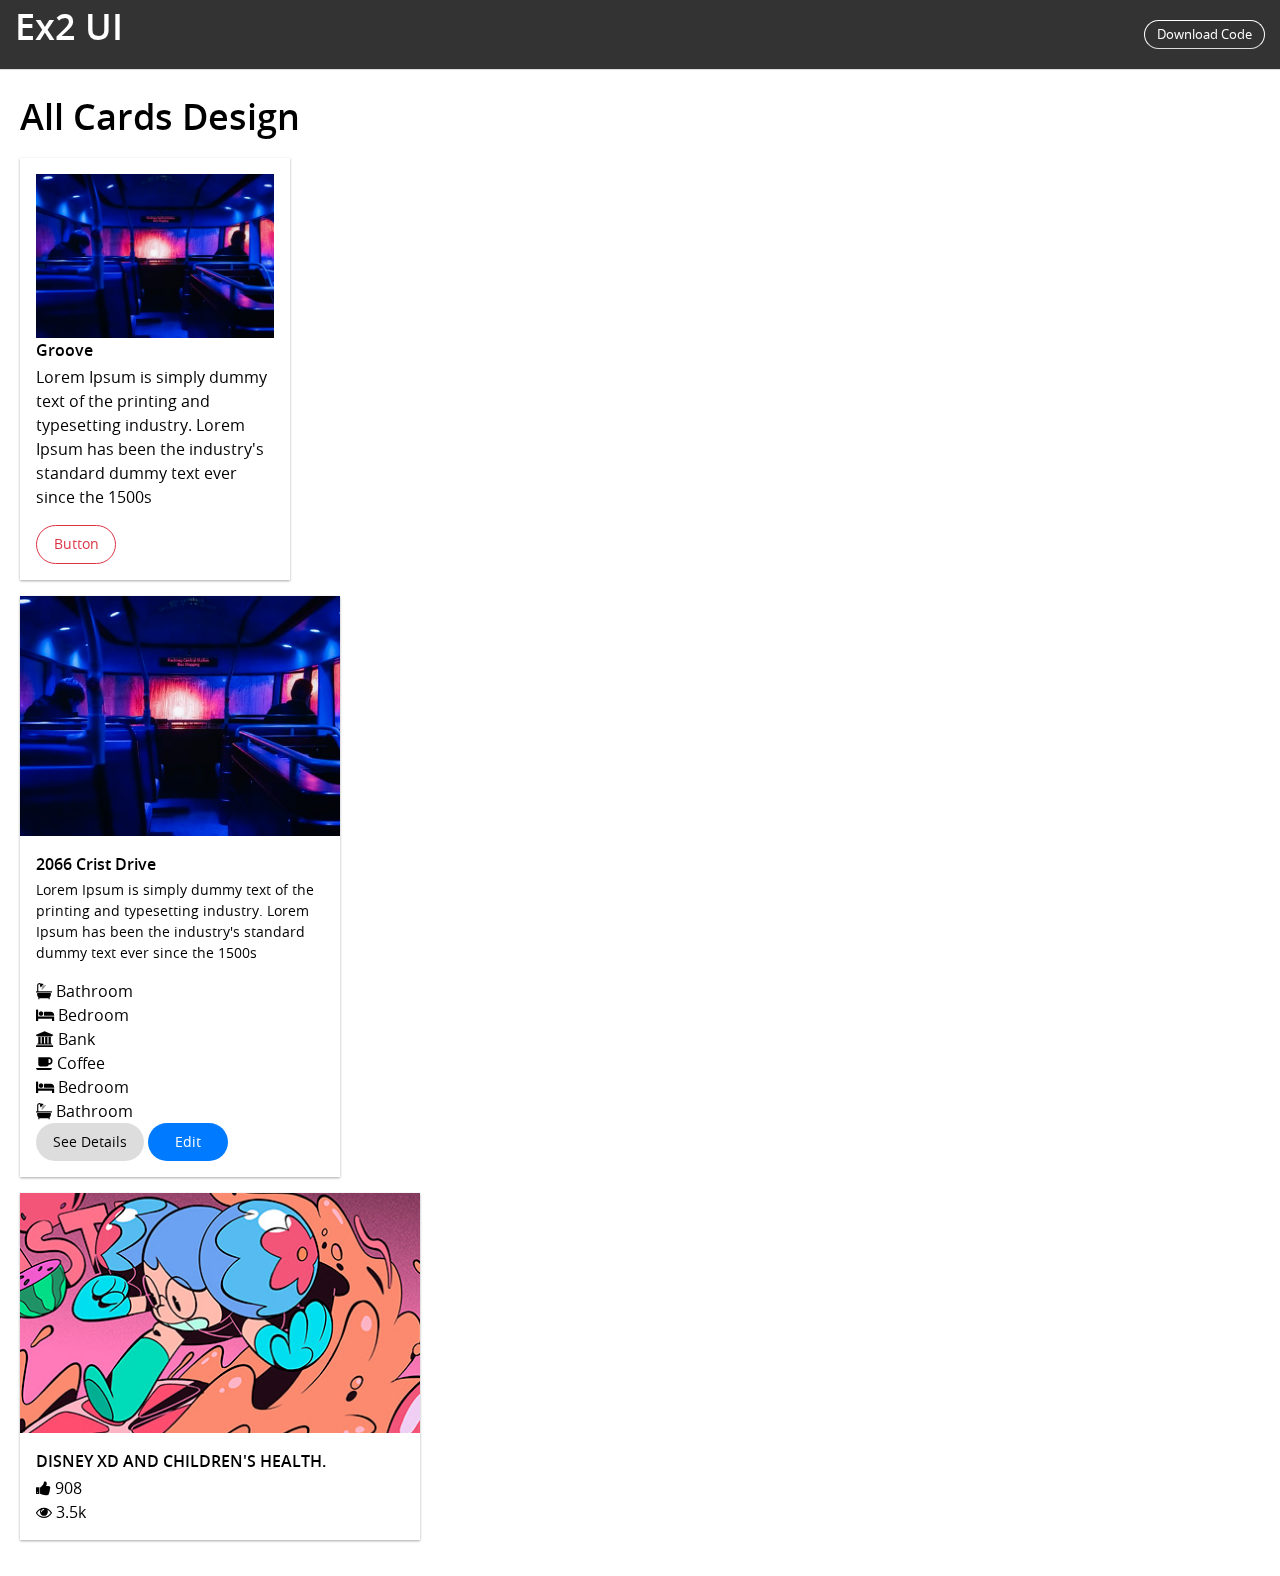
<file: all-cards.html>
<!DOCTYPE html>
<html lang="en">

<head>
  <meta charset="utf-8">
  <title>Style Guide</title>
  <meta name="description" content="">
  <meta name="viewport" content="width=device-width, initial-scale=1">
  <link rel="apple-touch-icon" href="icon.png">
  <!-- Fonts Preloading For Faster Access -->
  <link rel="preload" href="/assets/fonts/opensans-regular-webfont.woff2" as="font" type="font/woff2" crossorigin>
  <link rel="preload" href="/assets/fonts/opensans-semibold-webfont.woff2" as="font" type="font/woff2" crossorigin>
  <link href="https://stackpath.bootstrapcdn.com/font-awesome/4.7.0/css/font-awesome.min.css" rel="stylesheet" integrity="sha384-wvfXpqpZZVQGK6TAh5PVlGOfQNHSoD2xbE+QkPxCAFlNEevoEH3Sl0sibVcOQVnN" crossorigin="anonymous">
  <!-- Place favicon.ico in the root directory -->
  <link rel="stylesheet" href="assets/scss/main.css">
  <meta name="theme-color" content="#fafafa">
</head>

<body>
  <header class="styleGuide_header">
      <h1>Ex2 UI</h1>
      <a href="#" class="btn is-outline is-sbtn is-rounded">Download Code</a>
  </header>
  <main class="styleGuide">
      
      <div class="content" style="width: 100%;" id="cards">
        <h1>All Cards Design</h1>
        <section class="is-flex">
            <!--card design 1-->
            <div class="card text-center" style="max-width: 270px;align-self: end;">
                
                <div class="card-body">
                    <img src="/assets/images/card-img.jpg" class="imgMed is-circle">
                    <h5 class="card-title">Groove</h5>
                    <p class="card-desc">Lorem Ipsum is simply dummy text of the printing and typesetting industry. Lorem Ipsum has been the industry's standard dummy text ever since the 1500s</p>
                    <a href="#" class="btn is-outline o-secondary is-rounded">Button</a>
                </div>
            </div>

            <!---card design 2-->
            <div class="card" style="max-width: 320px;">
              <div class="card-imgFull">
                  <img src="/assets/images/card-img.jpg" alt="card">
              </div>
              <div class="card-body">
                <h5 class="card-title">2066 Crist Drive</h5>
                <p class="card-text">Lorem Ipsum is simply dummy text of the printing and typesetting industry. Lorem Ipsum has been the industry's standard dummy text ever since the 1500s</p>
                <ul class="card-list-3c property-features">
                    <li>
                      <span><i class="fa fa-bath" aria-hidden="true"></i> Bathroom</span>
                    </li>
                    <li>
                      <span><i class="fa fa-bed" aria-hidden="true"></i> Bedroom</span>
                    </li>
                    <li>
                      <span><i class="fa fa-bank" aria-hidden="true"></i> Bank</span>
                    </li>
                    <li>
                      <span><i class="fa fa-coffee" aria-hidden="true"></i> Coffee</span>
                    </li>
                    <li>
                      <span><i class="fa fa-bed" aria-hidden="true"></i> Bedroom</span>
                    </li>
                    <li>
                      <span><i class="fa fa-bath" aria-hidden="true"></i> Bathroom</span>
                    </li>
                </ul>
                <div class="btn-group is-flex">
                  <a href="#" class="btn is-rounded is-fullbtn">See Details</a>
                  <a href="#" class="btn is-flat is-fullbtn primary is-rounded ">Edit</a>
                </div>
              </div>     
            </div>

            <!---card design 3 eg behance-->
            <div class="card d-3" style="align-self: end;">
              <div class="card-imgFull">
                  <img src="/assets/images/behance.jpg">
              </div>
              <div class="card-body">
                <div class="is-flex is-sb_ac">
                  <div class="is-left">
                    <h5 class="card-title">DISNEY XD AND CHILDREN'S HEALTH.</h5>
                  </div>
                  <div class="is-right">
                    <div class="like">
                      <i class="fa fa-thumbs-up" aria-hidden="true"></i>
                      908
                    </div>
                    <div class="view">
                      <i class="fa fa-eye" aria-hidden="true"></i>
                      3.5k
                    </div>  

                  </div>
                </div>    
              </div>
          </div>

        </section>
      </div>
  </main>
</body>

</html>
</file>
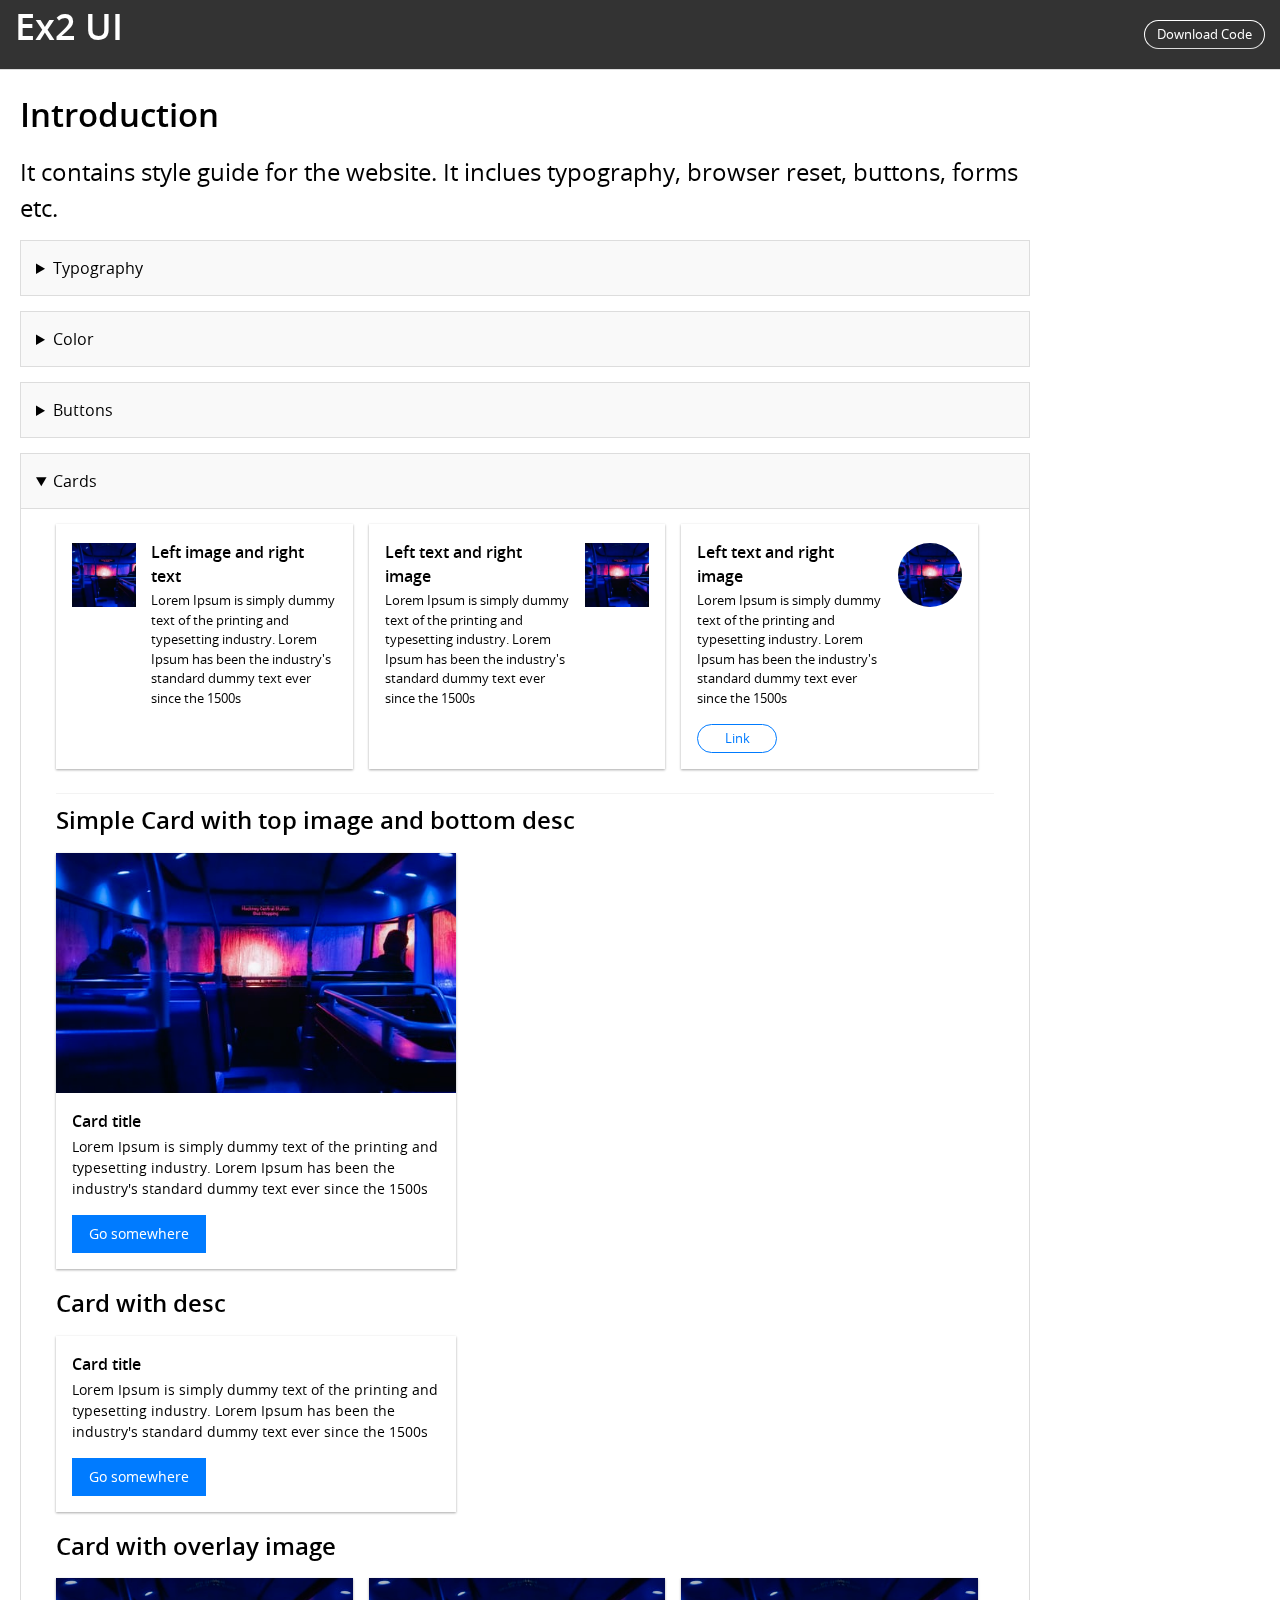
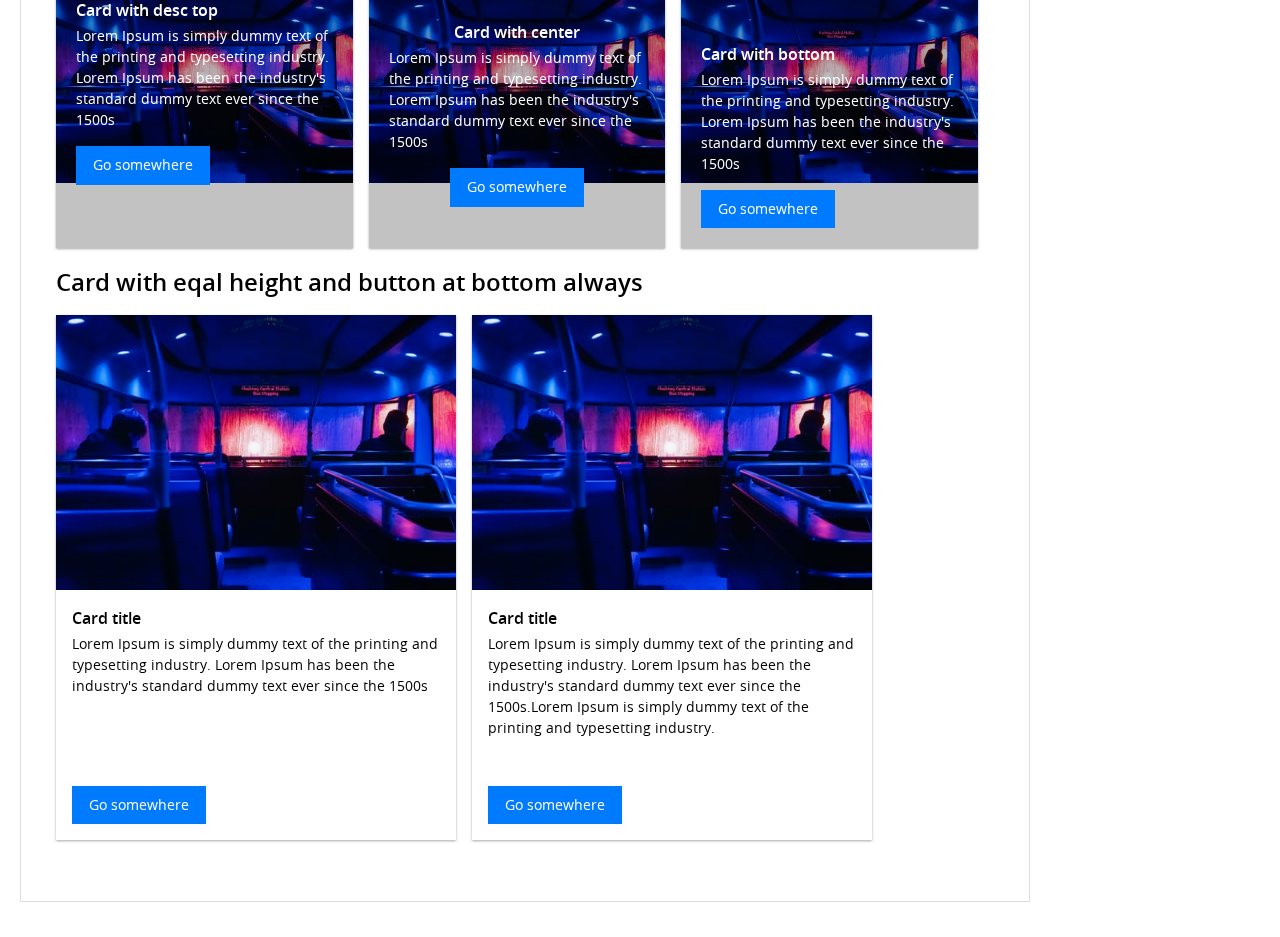
<file: style-guide.html>
<!DOCTYPE html>
<html lang="en">

<head>
  <meta charset="utf-8">
  <title>Style Guide</title>
  <meta name="description" content="">
  <meta name="viewport" content="width=device-width, initial-scale=1">
  <link rel="apple-touch-icon" href="icon.png">
  <!-- Fonts Preloading For Faster Access -->
  <link rel="preload" href="/assets/fonts/opensans-regular-webfont.woff2" as="font" type="font/woff2" crossorigin>
  <link rel="preload" href="/assets/fonts/opensans-semibold-webfont.woff2" as="font" type="font/woff2" crossorigin>
  <!-- Place favicon.ico in the root directory -->
  <link rel="stylesheet" href="assets/scss/main.css">
  <meta name="theme-color" content="#fafafa">
</head>

<body>
  <header class="styleGuide_header">
      <h1>Ex2 UI</h1>
      <a href="#" class="btn is-outline is-sbtn is-rounded">Download Code</a>
  </header>
  <main class="styleGuide">
  <aside class="sidebar" hidden>
      <h3>Components</h3>
      <ul class="">
        <li>
          <a href="#intro">Introduction</a>
        </li>
        <li>
          <a href="#typography">Typography</a>
        </li>

        
        <li>
          <a href="#alerts">Alerts</a>
        </li>
        <li>
          <a href="/docs/4.4/components/badge/">
            Badge
          </a>
        </li>
        <li>
          <a href="/docs/4.4/components/breadcrumb/">
            Breadcrumb
          </a>
        </li>
        <li>
          <a href="#buttons">
            Buttons
          </a>
        </li>
        <li>
          <a href="/docs/4.4/components/button-group/">
            Button group
          </a>
        </li>
        <li>
          <a href="/docs/4.4/components/card/">
            Card
          </a>
        </li>
        <li>
          <a href="/docs/4.4/components/carousel/">
            Carousel
          </a>
        </li>
        <li>
          <a href="/docs/4.4/components/collapse/">
            Collapse
          </a>
        </li>
        <li>
          <a href="/docs/4.4/components/dropdowns/">
            Dropdowns
          </a>
        </li>
        <li>
          <a href="/docs/4.4/components/forms/">
            Forms
          </a>
        </li>
        <li>
          <a href="/docs/4.4/components/input-group/">
            Input group
          </a>
        </li>
        <li>
          <a href="/docs/4.4/components/jumbotron/">
            Jumbotron
          </a>
        </li>
        <li>
          <a href="/docs/4.4/components/list-group/">
            List group
          </a>
        </li>
        <li>
          <a href="/docs/4.4/components/media-object/">
            Media object
          </a>
        </li>
        <li>
          <a href="/docs/4.4/components/modal/">
            Modal
          </a>
        </li>
        <li>
          <a href="/docs/4.4/components/navs/">
            Navs
          </a>
        </li>
        <li>
          <a href="/docs/4.4/components/navbar/">
            Navbar
          </a>
        </li>
        <li>
          <a href="/docs/4.4/components/pagination/">
            Pagination
          </a>
        </li>
        <li>
          <a href="/docs/4.4/components/popovers/">
            Popovers
          </a>
        </li>
        <li>
          <a href="/docs/4.4/components/progress/">
            Progress
          </a>
        </li>
        <li>
          <a href="/docs/4.4/components/scrollspy/">
            Scrollspy
          </a>
        </li>
        <li>
          <a href="/docs/4.4/components/spinners/">
            Spinners
          </a>
        </li>
        <li>
          <a href="/docs/4.4/components/toasts/">
            Toasts
          </a>
        </li>
        <li>
          <a href="/docs/4.4/components/tooltips/">
            Tooltips
          </a>
        </li>
      </ul>
  </aside>
  <div class="content">
      <!--Introduction-->
      <section id="intro" class="intro">
          <h2>Introduction</h2>
          <h5 style="font-weight: 400;">It contains style guide for the website. It inclues typography, browser reset, buttons, forms etc. </h5>
      </section>
      <!--Introduction-->

      <!--Typography-->
      <details id="typography" class="spacer">
        <summary>Typography</summary>
        <div>
            <h1>Heading 1 <span class="fontSize">36px</span></h1>
            <h2>Heading 2 <span class="fontSize">33px</span></h2>
            <h3>Heading 3 <span class="fontSize">30px</span></h3>
            <h4>Heading 4 <span class="fontSize">27px</span></h4>
            <h5>Heading 5 <span class="fontSize">24px</span></h5>
            <h6>Heading 6 <span class="fontSize">21px</span></h6>
            <p>Lorem Ipsum is simply dummy text of the printing and typesetting industry. Lorem Ipsum has been the industry's standard dummy text ever since the 1500s, when an unknown printer took a galley of type and scrambled it to make a type specimen book.</p>
            <a href="#">Anchor</a><br><br>
            <em>Emphasis</em><br><br>
            <small>Small</small><br><br>
            <strong>Strong</strong><br><br>
            <u>Underline</u>
        </div>
    </details>
      <!--Typography-->

      <!--Color-->
      <details id="typography" class="spacer">
        <summary>Color</summary>
        <div>
          <h5 style="width: 100%;">Primary Colors</h5>
          <div class="colors">
            <div for="blue">
              <p class="blue"></p>
              <span>Blue <strong>#007bff</strong></span>
            </div>
            <div for="gray"> 
              <p class="gray"></p>
              <span>Gray <strong>#007bff</strong></span>
            </div>
            <div for="black"> 
              <p class="black"></p>
              <span>black <strong>#000</strong></span>
            </div>
          </div>
        </div>
      </details>
      <!--Color-->
      
      <!--Buttons-->
      <details id="buttons" class="spacer">
          <summary>Buttons</summary>
          <div>
          <h5>Buttons Type</h5>
          <button class="btn">Button Type</button>
          <a href="#" class="btn is-flat primary">Anchor Button</a>
          <input type="submit" class="btn is-flat primary" value="Input Button">
          <button class="btn is-flat primary">Button Type</button>
          <span class="btn is-flat primary">Span or Div Button</span><br><br><hr>
          <h5>Buttons Variations</h5>
          <button class="btn is-flat primary">Primary</button>
          <button class="btn is-flat secondary">Secondary</button>
          <button class="btn is-flat primary is-rounded">Primary</button>
          <button class="btn is-flat secondary is-rounded">Secondary</button>
          <button class="btn is-outline o-primary">Primary</button>
          <button class="btn is-outline o-secondary">Secondary</button>
          <button class="btn is-outline o-primary is-rounded">Primary</button>
          <button class="btn is-outline o-secondary is-rounded">Secondary</button><br><br><hr>
          <h5>Small Buttons</h5>
          <button class="btn is-sbtn">Primary</button>
          <button class="btn is-flat primary is-sbtn">Secondary</button>
          <button class="btn is-outline o-secondary is-rounded is-sbtn">Secondary</button>
          </div>
      </details>
      <!--Buttons-->

      <!--Buttons-->
      <details id="cards" class="spacer" open>
        <summary>Cards</summary>
        <div>
            <div class="d-flex">
              <!--Simple Card with left image and right desc-->
              <div class="card is-ltr">
                  <div class="card-body d-flex">
                    <div class="card-img">
                      <img src="/assets/images/card-img.jpg" alt="card">
                    </div>
                    <div class="card-desc">
                      <h6 class="card-title">Left image and right text</h6>
                      <p>Lorem Ipsum is simply dummy text of the printing and typesetting industry. Lorem Ipsum has been the industry's standard dummy text ever since the 1500s</p>
                    </div>  
                  </div>    
              </div>

              <!--Simple Card with left text and right image-->
              <div class="card is-ltr">
                <div class="card-body d-flex">
                  <div class="card-img order-2">
                    <img src="/assets/images/card-img.jpg" alt="card">
                  </div>
                  <div class="card-desc order-1">
                      <h6 class="card-title">Left text and right image</h6>
                      <p>Lorem Ipsum is simply dummy text of the printing and typesetting industry. Lorem Ipsum has been the industry's standard dummy text ever since the 1500s</p>
                  </div>    
                </div>    
              </div>


              <!--Simple Card with left text and right image-->
              <div class="card is-ltr">
                <div class="card-body d-flex">
                  <div class="card-img order-2">
                    <img src="/assets/images/card-img.jpg" class="is-rounded" alt="card">
                  </div>
                  <div class="card-desc order-1">
                      <h6 class="card-title">Left text and right image</h6>
                      <p>Lorem Ipsum is simply dummy text of the printing and typesetting industry. Lorem Ipsum has been the industry's standard dummy text ever since the 1500s</p>
                      <a href="#" class="btn is-outline o-primary is-rounded is-sbtn">Link</a>
                  </div>    
                </div>    
              </div>

            </div>
            <hr>

                        
          <h5>Simple Card with top image and bottom desc</h5>
          <!--Simple Card with left image and right desc-->
          <div class="card">
              <div class="card-imgFull">
                  <img src="/assets/images/card-img.jpg" alt="card">
              </div>
              <div class="card-body">
                <h5 class="card-title">Card title</h5>
                  <p class="card-text">Lorem Ipsum is simply dummy text of the printing and typesetting industry. Lorem Ipsum has been the industry's standard dummy text ever since the 1500s</p>
                  <a href="#" class="btn is-flat primary">Go somewhere</a>
              </div>    
          </div>


          <h5>Card with desc</h5>
          <!--Simple Card with left image and right desc-->
          <div class="card">
              <div class="card-body">
                <h5 class="card-title">Card title</h5>
                  <p class="card-text">Lorem Ipsum is simply dummy text of the printing and typesetting industry. Lorem Ipsum has been the industry's standard dummy text ever since the 1500s</p>
                  <a href="#" class="btn is-flat primary">Go somewhere</a>
              </div>    
          </div>
          <!--Simple Card with left image and right desc-->

          <h5>Card with overlay image</h5>
          <div class="d-flex">
          <!--Card overlay with top desc-->
            <div class="card">
                <div class="card-img" style="height: 270px;margin-bottom: 0;">
                  <img src="/assets/images/card-img.jpg" alt="card">
                </div>
                <div class="card-body card-img-overlay text-white">
                  <h5 class="card-title">Card with desc top</h5>
                    <p class="card-text">Lorem Ipsum is simply dummy text of the printing and typesetting industry. Lorem Ipsum has been the industry's standard dummy text ever since the 1500s</p>
                    <a href="#" class="btn is-flat primary">Go somewhere</a>
                </div>    
            </div>

          <!--Card overlay with center desc-->
          <div class="card">
            <div class="card-img" style="height: 270px;margin-bottom: 0;">
              <img src="/assets/images/card-img.jpg" alt="card">
            </div>
            <div class="card-body card-img-overlay is-center text-white">
              <h5 class="card-title">Card with center</h5>
                <p class="card-text">Lorem Ipsum is simply dummy text of the printing and typesetting industry. Lorem Ipsum has been the industry's standard dummy text ever since the 1500s</p>
                <a href="#" class="btn is-flat primary">Go somewhere</a>
            </div>    
          </div>

          <!--Card overlay with bottom desc-->
          <div class="card">
            <div class="card-img" style="height: 270px;margin-bottom: 0;">
              <img src="/assets/images/card-img.jpg" alt="card">
            </div>
            <div class="card-body card-img-overlay is-bottom text-white">
              <h5 class="card-title">Card with bottom</h5>
                <p class="card-text">Lorem Ipsum is simply dummy text of the printing and typesetting industry. Lorem Ipsum has been the industry's standard dummy text ever since the 1500s</p>
                <a href="#" class="btn is-flat primary">Go somewhere</a>
            </div>    
          </div>

        </div>

          <h5>Card with eqal height and button at bottom always</h5>
          <div class="d-flex">
              <!--Simple Card with left image and right desc-->
              <div class="card" for="left img with text">
                <div class="card-img-full card-img">
                    <img src="/assets/images/card-img.jpg" alt="card">
                </div>
                <div class="card-body">
                  <h5 class="card-title">Card title</h5>
                    <p class="card-text">Lorem Ipsum is simply dummy text of the printing and typesetting industry. Lorem Ipsum has been the industry's standard dummy text ever since the 1500s</p>
                </div>
                <div class="card-footer">
                  <a href="#" class="btn is-flat primary">Go somewhere</a>
                </div>    
            </div>
            <!--Simple Card with left image and right desc-->

            <!--Simple Card with left image and right desc-->
            <div class="card" for="left img with text">
              <div class="card-img">
                  <img src="/assets/images/card-img.jpg" alt="card">
              </div>
              <div class="card-body">
                <h5 class="card-title">Card title</h5>
                  <p class="card-text">Lorem Ipsum is simply dummy text of the printing and typesetting industry. Lorem Ipsum has been the industry's standard dummy text ever since the 1500s.Lorem Ipsum is simply dummy text of the printing and typesetting industry.</p>
              </div>
              <div class="card-footer">
                <a href="#" class="btn is-flat primary">Go somewhere</a>
              </div>    
            </div>
        </div>
    <!--Simple Card with left image and right desc-->

        </div>
    </details>
    <!--Buttons-->

  </div>
  </main>
</body>

</html>
</file>
<file: assets/scss/main.css>
:root {
  --blue: #007bff;
  --red: #dc3545;
  --white: #fff;
  --green:#28a745;
  --gray: #6c757d;
  --gray-dark: #343a40;
  --black: #000;
  --primary: #007bff;
  --secondary: #6c757d;
  --text-color: #000;
  --breakpoint-xs: 0;
  --breakpoint-sm: 576px;
  --breakpoint-md: 768px;
  --breakpoint-lg: 992px;
  --breakpoint-xl: 1200px;
  --font-family-main: 'Open Sans',sans-serif;
  --font-family-nofont: -apple-system,BlinkMacSystemFont,"Segoe UI",Roboto,"Helvetica Neue",Arial,"Noto Sans",sans-serif,"Apple Color Emoji","Segoe UI Emoji","Segoe UI Symbol","Noto Color Emoji";
}

*,
*::before,
*::after {
  -webkit-box-sizing: border-box;
          box-sizing: border-box;
}

html {
  line-height: 1.15;
  -webkit-text-size-adjust: 100%;
}

ul[class], ol[class] {
  padding: 0;
  margin: 0;
  list-style: none;
}

hr {
  -webkit-box-sizing: content-box;
          box-sizing: content-box;
  height: 0;
  overflow: visible;
}

a {
  background-color: transparent;
  text-decoration: none;
}

b,
strong {
  font-weight: bolder;
}

small {
  font-size: 80%;
}

img {
  border-style: none;
  max-width: 100%;
  height: auto;
  vertical-align: middle;
}

button,
input,
optgroup,
select,
textarea {
  font-family: inherit;
  font-size: 100%;
  line-height: 1.15;
  margin: 0;
}

button,
input {
  overflow: visible;
}

button,
select {
  text-transform: none;
}

button,
[type="button"],
[type="reset"],
[type="submit"] {
  -webkit-appearance: button;
}

button::-moz-focus-inner,
[type="button"]::-moz-focus-inner,
[type="reset"]::-moz-focus-inner,
[type="submit"]::-moz-focus-inner {
  border-style: none;
  padding: 0;
}

button:-moz-focusring,
[type="button"]:-moz-focusring,
[type="reset"]:-moz-focusring,
[type="submit"]:-moz-focusring {
  outline: 1px dotted ButtonText;
}

progress {
  vertical-align: baseline;
}

textarea {
  overflow: auto;
}

[type="checkbox"],
[type="radio"] {
  -webkit-box-sizing: border-box;
          box-sizing: border-box;
  padding: 0;
}

[type="number"]::-webkit-inner-spin-button,
[type="number"]::-webkit-outer-spin-button {
  height: auto;
}

[type="search"] {
  -webkit-appearance: textfield;
  outline-offset: -2px;
}

[type="search"]::-webkit-search-decoration {
  -webkit-appearance: none;
}

::-webkit-file-upload-button {
  -webkit-appearance: button;
  font: inherit;
}

details, main {
  display: block;
}

summary {
  display: list-item;
}

[hidden] {
  display: none;
}

body {
  margin: 0;
  font-family: var(--font-family-main);
  font-size: 1rem;
  font-weight: 400;
  line-height: 1.5;
  color: var(--text-color);
  background-color: var(--white);
}

@font-face {
  font-family: 'Open Sans';
  font-weight: 400;
  font-display: swap;
  src: url("/assets/fonts/opensans-regular-webfont.eot?#iefix") format("embedded-opentype"), url("/assets/fonts/opensans-regular-webfont.woff2") format("woff2");
}

@font-face {
  font-family: 'Open Sans';
  font-weight: 600;
  font-display: swap;
  src: url("/assets/fonts/opensans-semibold-webfont.eot?#iefix") format("embedded-opentype"), url("/assets/fonts/opensans-semibold-webfont.woff2") format("woff2");
}

h1 {
  font-size: 36px;
  margin-top: 0;
}

h2 {
  font-size: 33px;
  margin-top: 0;
}

h3 {
  font-size: 30px;
  margin-top: 0;
}

h4 {
  font-size: 27px;
  margin-top: 0;
}

h5 {
  font-size: 24px;
  margin-top: 0;
}

h6 {
  font-size: 21px;
  margin-top: 0;
}

.h1, .h2, .h3, .h4, .h5, .h6, h1, h2, h3, h4, h5, h6 {
  margin-bottom: .9rem;
  font-weight: 600;
}

p {
  margin: 0 0 1rem;
}

a {
  color: var(--blue);
}

a:hover {
  text-decoration: underline;
}

.order-1 {
  -webkit-box-ordinal-group: 2;
      -ms-flex-order: 1;
          order: 1;
}

.order-2 {
  -webkit-box-ordinal-group: 3;
      -ms-flex-order: 2;
          order: 2;
}

.order-3 {
  -webkit-box-ordinal-group: 4;
      -ms-flex-order: 3;
          order: 3;
}

.text-white {
  color: #fff;
}

.d-flex, .card, .card .is-bottom {
  display: -webkit-box;
  display: -ms-flexbox;
  display: flex;
}

.is-center {
  display: -webkit-box;
  display: -ms-flexbox;
  display: flex;
  -webkit-box-orient: vertical;
  -webkit-box-direction: normal;
      -ms-flex-flow: column wrap;
          flex-flow: column wrap;
  -webkit-box-align: center;
      -ms-flex-align: center;
          align-items: center;
  -webkit-box-pack: center;
      -ms-flex-pack: center;
          justify-content: center;
}

.btn {
  font-size: 0.85rem;
  padding: 0.5rem 1rem;
  font-family: var(--font-family-main);
  display: inline-block;
  font-weight: 400;
  color: var(--text-color);
  text-align: center;
  vertical-align: middle;
  cursor: pointer;
  -webkit-user-select: none;
     -moz-user-select: none;
      -ms-user-select: none;
          user-select: none;
  background-color: #ddd;
  border: 1px solid transparent;
  line-height: 1.5;
  outline: none;
  border-radius: 0.25rem;
  min-width: 80px;
}

.is-flat {
  border-radius: 0;
}

.is-flat.primary {
  background-color: #007bff;
  color: #ffffff;
}

.is-flat.primary:hover {
  background-color: #0067d6;
}

.is-flat.secondary {
  background-color: #dc3545;
  color: #ffffff;
}

.is-flat.secondary:hover {
  background-color: #c62232;
}

.is-flat.dark {
  background-color: #000;
  color: #ffffff;
}

.is-flat.dark:hover {
  background-color: black;
}

.is-rounded {
  border-radius: 50px;
}

.is-outline {
  background-color: transparent;
}

.is-outline.o-primary {
  color: #007bff;
  border-color: #007bff;
}

.is-outline.o-primary:hover {
  background-color: #007bff;
  color: var(--white);
}

.is-outline.o-secondary {
  color: #dc3545;
  border-color: #dc3545;
}

.is-outline.o-secondary:hover {
  background-color: #dc3545;
  color: var(--white);
}

.is-outline.o-dark {
  color: #000;
  border-color: #000;
}

.is-outline.o-dark:hover {
  background-color: #000;
  color: var(--white);
}

.is-sbtn {
  padding: 0.25rem 0.75rem;
  font-size: 0.8rem;
}

.card {
  max-width: 400px;
  -webkit-box-orient: vertical;
  -webkit-box-direction: normal;
      -ms-flex-flow: column wrap;
          flex-flow: column wrap;
  -webkit-box-shadow: 0 1px 3px rgba(0, 0, 0, 0.12), 0 1px 2px rgba(0, 0, 0, 0.24);
          box-shadow: 0 1px 3px rgba(0, 0, 0, 0.12), 0 1px 2px rgba(0, 0, 0, 0.24);
  margin-bottom: 1rem;
  position: relative;
}

.card-body {
  padding: 1rem;
  -webkit-box-flex: 1;
      -ms-flex: 1 1 auto;
          flex: 1 1 auto;
}

.card-footer {
  padding: 1rem;
}

.card-imgFull {
  position: relative;
  min-height: 240px;
}

.card-imgFull img {
  position: absolute;
  top: 0;
  left: 0;
  height: 100%;
  width: 100%;
  -o-object-fit: cover;
     object-fit: cover;
}

.card-text {
  font-size: 14px;
}

.card-title {
  font-size: 1rem;
  margin-bottom: 3px;
}

.card-desc {
  -webkit-box-flex: 1;
      -ms-flex: 1;
          flex: 1;
}

.card .is-bottom {
  -webkit-box-pack: end;
      -ms-flex-pack: end;
          justify-content: flex-end;
  -webkit-box-orient: vertical;
  -webkit-box-direction: normal;
      -ms-flex-flow: column wrap;
          flex-flow: column wrap;
  -webkit-box-align: start;
      -ms-flex-align: start;
          align-items: flex-start;
}

.card-img-overlay {
  position: absolute;
  top: 0px;
  right: 0px;
  bottom: 0px;
  left: 0px;
  padding: 1.25rem;
  z-index: 1;
}

.card-img-overlay:after {
  content: '';
  position: absolute;
  width: 100%;
  height: 100%;
  background-color: rgba(0, 0, 0, 0.24);
  top: 0;
  left: 0;
  z-index: -1;
}

.is-ltr .card-img {
  width: 64px;
  margin-right: 15px;
  margin-bottom: 0;
}

.is-ltr .card-img.order-2 {
  margin-right: 0;
}

.is-ltr .card-img img {
  background-color: var(----secondary);
  -o-object-fit: cover;
     object-fit: cover;
  width: 100%;
  min-height: 64px;
  margin-top: 3px;
}

.is-ltr .card-desc {
  font-size: 13px;
}

.is-ltr .card-desc.order-1 {
  margin-right: 15px;
}

hr {
  border: 0;
  border-bottom: 1px solid #f3f3f3;
}

.styleGuide_header {
  border-bottom: 1px solid #ddd;
  padding: 0 15px;
  position: fixed;
  width: 100%;
  left: 0;
  top: 0;
  background: rgba(0, 0, 0, 0.8);
  -webkit-backdrop-filter: saturate(180%) blur(20px);
  backdrop-filter: saturate(180%) blur(20px);
  z-index: 1000;
  display: -webkit-box;
  display: -ms-flexbox;
  display: flex;
  -webkit-box-align: center;
      -ms-flex-align: center;
          align-items: center;
  -webkit-box-pack: justify;
      -ms-flex-pack: justify;
          justify-content: space-between;
  height: 70px;
}

.styleGuide_header h1, .styleGuide_header a {
  color: var(--white);
}

.styleGuide_header a {
  border-color: inherit;
}

.styleGuide {
  display: -webkit-box;
  display: -ms-flexbox;
  display: flex;
}

.sidebar {
  border-right: 1px solid rgba(0, 0, 0, 0.05);
  max-width: 220px;
  -ms-flex-preferred-size: 220px;
      flex-basis: 220px;
  height: calc(100vh - 70px);
  overflow-y: auto;
  position: -webkit-sticky;
  position: sticky;
  top: 70px;
  padding-top: 20px;
}

.sidebar a {
  font-size: 16px;
  color: rgba(0, 0, 0, 0.75);
  display: block;
  padding: 8px 15px;
}

.sidebar a:hover {
  background-color: #f3f3f3;
  color: #000;
}

.sidebar h3 {
  padding: 0 15px;
}

.content {
  width: calc(100% - 230px);
  padding: 20px;
}

.content details[open] summary {
  border-bottom: 1px solid #ddd;
}

.content details > div {
  padding: 30px 20px;
}

.content summary {
  display: list-item;
  margin: -15px;
  padding: 15px;
  background: #f9f9f9;
  cursor: pointer;
  outline: none;
}

.content .spacer {
  margin-bottom: 15px;
  border: 1px solid #ddd;
  padding: 15px;
}

.content .fontSize {
  background: var(--primary);
  padding: 4px 10px;
  font-size: 1rem;
  font-weight: 400;
  color: var(--white);
  letter-spacing: 1px;
  border-radius: 4px;
  display: inline-block;
  vertical-align: 5px;
}

.content .colors {
  display: -webkit-box;
  display: -ms-flexbox;
  display: flex;
  -ms-flex-wrap: wrap;
      flex-wrap: wrap;
}

.content .colors p {
  min-width: 150px;
  height: 40px;
  margin-right: 20px;
}

.content .colors .blue {
  background-color: var(--primary);
}

.content .colors .gray {
  background-color: var(--gray);
}

.content .colors .black {
  background-color: var(--gray-dark);
}

main {
  margin-top: 70px;
}

#cards .card {
  margin-right: 1rem;
}
/*# sourceMappingURL=main.css.map */
</file>
